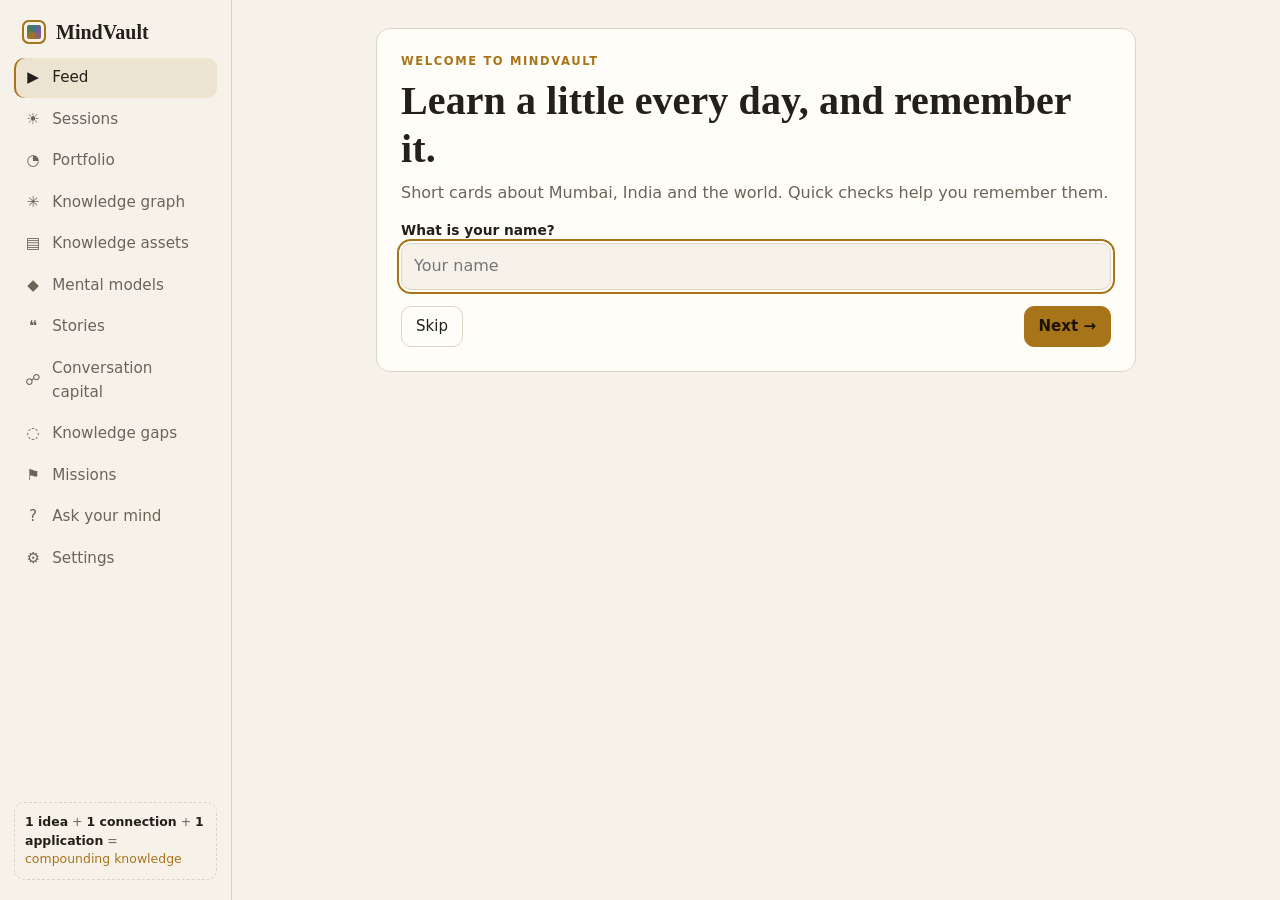
<file: index.html>
<!doctype html>
<html lang="en">
<head>
<meta charset="utf-8">
<meta name="viewport" content="width=device-width, initial-scale=1, viewport-fit=cover">
<meta name="theme-color" content="#0e1013">
<link rel="manifest" href="manifest.webmanifest">
<link rel="icon" href="icons/icon-192.png">
<link rel="apple-touch-icon" href="icons/apple-touch-icon.png">
<meta name="apple-mobile-web-app-capable" content="yes">
<meta name="mobile-web-app-capable" content="yes">
<meta name="apple-mobile-web-app-status-bar-style" content="black-translucent">
<title>MindVault: Knowledge That Keeps Growing</title>
<meta name="description" content="Build a better mind. MindVault tracks what you remember, understand, connect, explain and use, not how much you read.">
<link rel="stylesheet" href="css/styles.css">
</head>
<body>
<div class="app">
  <aside class="side" id="side">
    <a class="brand" href="#/today"><span class="logo" aria-hidden="true"></span><span>MindVault</span></a>
    <nav id="nav"></nav>
    <div class="side-foot">
      <button class="btn primary install-btn" hidden style="width:100%;justify-content:center;margin-bottom:10px">Install app</button>
      <div class="eq"><b>1 idea</b> + <b>1 connection</b> + <b>1 application</b> = <i>compounding knowledge</i></div>
    </div>
  </aside>
  <main class="main">
    <header class="topbar">
      <button class="menu" id="menu" aria-label="Menu">☰</button>
      <div class="top-title" id="toptitle"></div>
      <button class="btn sm primary install-btn" hidden>Install app</button>
    </header>
    <div id="view" class="view" tabindex="-1"></div>
  </main>
</div>
<div id="toast" class="toast" role="status" aria-live="polite"></div>
<script src="js/data-assets.js"></script>
<script src="js/data-content.js"></script>
<script src="js/data-india.js"></script>
<script src="js/data-wisdom.js"></script>
<script src="js/pack-maharashtra.js"></script>
<script src="js/pack-india.js"></script>
<script src="js/pack-money.js"></script>
<script src="js/pack-thinkers.js"></script>
<script src="js/data-daily.js"></script>
<script src="js/data-daily-2.js"></script>
<script src="js/pack-arts.js"></script>
<script src="js/pack-business.js"></script>
<script src="js/pack-economics.js"></script>
<script src="js/pack-geography.js"></script>
<script src="js/pack-health.js"></script>
<script src="js/pack-india-culture.js"></script>
<script src="js/pack-india-economy.js"></script>
<script src="js/pack-india-history.js"></script>
<script src="js/pack-india-modern.js"></script>
<script src="js/pack-india-nature.js"></script>
<script src="js/pack-india-science.js"></script>
<script src="js/pack-lives.js"></script>
<script src="js/pack-mh-culture.js"></script>
<script src="js/pack-mh-places.js"></script>
<script src="js/pack-models.js"></script>
<script src="js/pack-mumbai-places.js"></script>
<script src="js/pack-mumbai-works.js"></script>
<script src="js/pack-philosophy.js"></script>
<script src="js/pack-psychology.js"></script>
<script src="js/pack-science-life.js"></script>
<script src="js/pack-science-physics.js"></script>
<script src="js/pack-strategy.js"></script>
<script src="js/pack-technology.js"></script>
<script src="js/pack-world-history-1.js"></script>
<script src="js/pack-world-history-2.js"></script>
<script src="js/pack-now-india.js"></script>
<script src="js/pack-now-mumbai.js"></script>
<script src="js/pack-now-tech.js"></script>
<script src="js/pack-now-world.js"></script>
<script src="js/pack-nature-india.js"></script>
<script src="js/pack-nature-plants.js"></script>
<script src="js/pack-nature-world.js"></script>
<script src="js/engine.js"></script>
<script src="js/topics.js"></script>
<script src="js/coach.js"></script>
<script src="js/ui-core.js"></script>
<script src="js/media.js"></script>
<script src="js/session.js"></script>
<script src="js/views.js"></script>
<script src="js/feed.js"></script>
<script src="js/daily.js"></script>
<script src="js/sync.js"></script>
<script src="js/profile.js"></script>
<script src="js/share.js"></script>
<script src="js/app.js"></script>
<script src="js/install.js"></script>
<script>if ("serviceWorker" in navigator && location.protocol.startsWith("http")) navigator.serviceWorker.register("sw.js");</script>
</body>
</html>
</file>
<file: css/styles.css>
:root {
  --bg: #0e1013; --panel: #161a1f; --panel2: #1c2128; --line: #2a313a; --text: #ece8de; --muted: #98a2ad;
  --gold: #e0b04c; --gold-soft: rgba(224,176,76,.14); --teal: #6fb7a8; --coral: #e07a5f; --violet: #b392d6; --blue: #7ab8e8;
  --ok: #7fc08a; --warn: #e0b04c; --bad: #e07a5f; --shadow: 0 8px 30px rgba(0,0,0,.35);
  --serif: "Iowan Old Style", "Palatino Linotype", Palatino, Georgia, serif;
  --sans: system-ui, -apple-system, "Segoe UI", Roboto, sans-serif;
  --r: 14px;
}
@media (prefers-color-scheme: light) {
  :root { --bg: #f6f2ea; --panel: #fffdf8; --panel2: #f1ece1; --line: #ddd5c4; --text: #23201a; --muted: #6b6558; --gold: #a8741a; --gold-soft: rgba(168,116,26,.12); --teal: #2f7f70; --coral: #bf4f33; --violet: #7a58a8; --blue: #3a79ad; --ok: #3f8a4d; --warn: #a8741a; --bad: #bf4f33; --shadow: 0 8px 24px rgba(60,40,10,.10); }
}
* { box-sizing: border-box; }
html, body { margin: 0; background: var(--bg); color: var(--text); font: 16px/1.55 var(--sans); }
h1, h2, h3, h4 { font-family: var(--serif); font-weight: 600; line-height: 1.2; margin: 0 0 .5rem; letter-spacing: .1px; }
h1 { font-size: clamp(1.7rem, 3.4vw, 2.5rem); } h2 { font-size: 1.45rem; } h3 { font-size: 1.12rem; } h4 { font-size: 1rem; }
p { margin: 0 0 .8rem; } a { color: var(--gold); }
button, input, textarea, select { font: inherit; color: inherit; }
.app { display: grid; grid-template-columns: 232px 1fr; min-height: 100vh; }
.side { position: sticky; top: 0; height: 100vh; padding: 20px 14px; border-right: 1px solid var(--line); display: flex; flex-direction: column; gap: 14px; background: var(--bg); }
.brand { display: flex; align-items: center; gap: 10px; text-decoration: none; color: var(--text); font: 600 1.25rem var(--serif); padding: 0 8px; }
.logo { width: 24px; height: 24px; border-radius: 7px; background: conic-gradient(from 210deg, var(--gold), var(--teal), var(--violet), var(--gold)); box-shadow: inset 0 0 0 5px var(--bg); outline: 2px solid var(--gold); outline-offset: -2px; }
nav { display: flex; flex-direction: column; gap: 2px; }
nav a { display: flex; align-items: center; gap: 10px; padding: 8px 10px; border-radius: 10px; color: var(--muted); text-decoration: none; font-size: .95rem; }
nav a:hover { background: var(--panel); color: var(--text); }
nav a.on { background: var(--gold-soft); color: var(--text); box-shadow: inset 2px 0 0 var(--gold); }
nav a .ic { width: 1.2em; text-align: center; }
nav a .dot { margin-left: auto; font-size: .72rem; background: var(--coral); color: #fff; border-radius: 99px; padding: 0 7px; }
.side-foot { margin-top: auto; }
.eq { font-size: .78rem; color: var(--muted); border: 1px dashed var(--line); border-radius: 10px; padding: 10px; line-height: 1.5; }
.eq b { color: var(--text); font-weight: 600; } .eq i { color: var(--gold); font-style: normal; }
.topbar { display: none; align-items: center; gap: 12px; padding: 10px 16px; border-bottom: 1px solid var(--line); position: sticky; top: 0; background: var(--bg); z-index: 5; }
.menu { background: none; border: 1px solid var(--line); border-radius: 8px; padding: 4px 10px; cursor: pointer; }
.top-title { font: 600 1.05rem var(--serif); }
.main { min-width: 0; }
.view { max-width: 1120px; margin: 0 auto; padding: 28px clamp(16px, 3vw, 36px) 80px; outline: none; }
.view > header.pg { margin-bottom: 20px; } .sub { color: var(--muted); max-width: 70ch; }
.eyebrow { text-transform: uppercase; letter-spacing: .14em; font-size: .72rem; color: var(--gold); font-weight: 600; margin-bottom: 6px; }
.grid { display: grid; gap: 16px; } .g2 { grid-template-columns: repeat(auto-fit, minmax(300px, 1fr)); } .g3 { grid-template-columns: repeat(auto-fit, minmax(240px, 1fr)); } .g4 { grid-template-columns: repeat(auto-fit, minmax(170px, 1fr)); }
.card { background: var(--panel); border: 1px solid var(--line); border-radius: var(--r); padding: 18px; }
.card.pad0 { padding: 0; overflow: hidden; } .card.hl { border-color: color-mix(in srgb, var(--gold) 50%, var(--line)); background: linear-gradient(180deg, var(--gold-soft), var(--panel) 70%); }
.card h3 { margin-bottom: .35rem; }
.row { display: flex; gap: 10px; align-items: center; flex-wrap: wrap; } .between { justify-content: space-between; } .col { display: flex; flex-direction: column; gap: 10px; }
.muted { color: var(--muted); } .small { font-size: .86rem; } .tiny { font-size: .76rem; } .center { text-align: center; } .gold { color: var(--gold); } .mt { margin-top: 16px; } .mb { margin-bottom: 16px; }
.btn { background: var(--panel2); border: 1px solid var(--line); color: var(--text); border-radius: 10px; padding: 8px 14px; cursor: pointer; text-decoration: none; display: inline-flex; gap: 8px; align-items: center; font-size: .94rem; }
.btn:hover { border-color: var(--gold); } .btn:disabled { opacity: .45; cursor: not-allowed; }
.btn.primary { background: var(--gold); color: #1a1405; border-color: var(--gold); font-weight: 600; } .btn.primary:hover { filter: brightness(1.08); }
.btn.ghost { background: transparent; } .btn.sm { padding: 4px 10px; font-size: .84rem; } .btn.rec { background: var(--coral); color: #fff; border-color: var(--coral); }
.chip { display: inline-flex; align-items: center; gap: 6px; padding: 4px 11px; border: 1px solid var(--line); background: transparent; color: var(--muted); border-radius: 99px; font-size: .86rem; cursor: pointer; }
.chip:hover { color: var(--text); border-color: var(--muted); } .chip.on { background: var(--gold-soft); color: var(--text); border-color: var(--gold); }
.chip.static { cursor: default; }
.dotc { width: 9px; height: 9px; border-radius: 50%; display: inline-block; }
.badge { display: inline-block; font-size: .72rem; padding: 2px 9px; border-radius: 99px; border: 1px solid var(--line); color: var(--muted); letter-spacing: .02em; white-space: nowrap; }
.badge.sur { color: var(--violet); border-color: var(--violet); } .badge.gap { color: var(--teal); border-color: var(--teal); } .badge.risk { color: var(--coral); border-color: var(--coral); }
.badge.now { color: var(--ok); border-color: var(--ok); }
input[type=text], textarea, select { width: 100%; background: var(--bg); border: 1px solid var(--line); border-radius: 10px; padding: 10px 12px; }
textarea { min-height: 130px; resize: vertical; } input:focus, textarea:focus, select:focus, button:focus-visible, a:focus-visible { outline: 2px solid var(--gold); outline-offset: 2px; }
.lede { font: 1.35rem/1.4 var(--serif); }
.num { font: 600 2.2rem/1 var(--serif); font-variant-numeric: tabular-nums; } .num.sm { font-size: 1.6rem; }
.tile { background: var(--panel); border: 1px solid var(--line); border-radius: var(--r); padding: 14px 16px; }
.tile .lbl { color: var(--muted); font-size: .8rem; text-transform: uppercase; letter-spacing: .08em; margin-top: 6px; }
.bar { height: 8px; background: var(--panel2); border-radius: 99px; overflow: hidden; } .bar > i { display: block; height: 100%; background: linear-gradient(90deg, var(--teal), var(--gold)); border-radius: 99px; }
.mrow { display: grid; grid-template-columns: 170px 1fr 56px 90px; gap: 12px; align-items: center; padding: 8px 0; border-bottom: 1px dashed var(--line); }
.mrow:last-child { border: 0; } .mrow .nm { font-size: .94rem; } .delta { font-size: .82rem; text-align: right; } .delta.up { color: var(--ok); } .delta.dn { color: var(--bad); }
.ladder { display: flex; gap: 4px; align-items: stretch; flex-wrap: wrap; } .rung { flex: 1 1 78px; min-width: 70px; border: 1px solid var(--line); border-radius: 9px; padding: 6px 7px; font-size: .72rem; color: var(--muted); line-height: 1.2; position: relative; }
.rung.done { color: var(--text); background: color-mix(in srgb, var(--c) 18%, transparent); border-color: var(--c); } .rung.cur { box-shadow: 0 0 0 2px var(--c); } .rung b { display: block; font-size: .78rem; }
.callout { border-left: 3px solid var(--gold); background: var(--gold-soft); padding: 12px 14px; border-radius: 0 10px 10px 0; }
.callout.teal { border-color: var(--teal); background: color-mix(in srgb, var(--teal) 12%, transparent); } .callout.violet { border-color: var(--violet); background: color-mix(in srgb, var(--violet) 12%, transparent); } .callout.coral { border-color: var(--coral); background: color-mix(in srgb, var(--coral) 12%, transparent); }
.field { margin-bottom: 14px; } .field .k { font-size: .7rem; letter-spacing: .14em; text-transform: uppercase; color: var(--gold); margin-bottom: 3px; font-weight: 600; }
.cascade { display: grid; grid-template-columns: repeat(auto-fit, minmax(210px, 1fr)); gap: 12px; position: relative; }
.casc { background: var(--panel); border: 1px solid var(--line); border-radius: var(--r); padding: 14px; position: relative; }
.casc:not(:last-child)::after { content: "→"; position: absolute; right: -14px; top: 40%; color: var(--gold); font-size: 1.3rem; z-index: 2; }
@media (max-width: 900px) { .casc:not(:last-child)::after { display: none; } }
.opt { display: block; width: 100%; text-align: left; background: var(--panel2); border: 1px solid var(--line); border-radius: 10px; padding: 11px 14px; cursor: pointer; margin-bottom: 8px; }
.opt:hover:not(:disabled) { border-color: var(--gold); } .opt.right { border-color: var(--ok); background: color-mix(in srgb, var(--ok) 14%, transparent); } .opt.wrong { border-color: var(--bad); background: color-mix(in srgb, var(--bad) 12%, transparent); }
.stepper { display: flex; gap: 4px; margin-bottom: 18px; } .stepper i { flex: 1; height: 5px; border-radius: 9px; background: var(--panel2); } .stepper i.done { background: var(--gold); } .stepper i.cur { background: var(--teal); }
.stage { max-width: 760px; margin: 0 auto; } .stage .card { padding: 24px; }
.scorebars .sr { display: grid; grid-template-columns: 120px 1fr 34px; gap: 10px; align-items: center; font-size: .86rem; margin: 5px 0; }
.sl-ok { color: var(--ok); } .sl-bad { color: var(--bad); }
.list { list-style: none; margin: 0; padding: 0; } .list li { padding: 9px 0; border-bottom: 1px dashed var(--line); } .list li:last-child { border: 0; }
.acard { cursor: pointer; transition: border-color .15s, transform .15s; text-decoration: none; color: inherit; display: block; } .acard:hover { border-color: var(--gold); transform: translateY(-1px); }
.toast { position: fixed; left: 50%; bottom: 24px; transform: translate(-50%, 30px); background: var(--text); color: var(--bg); padding: 10px 18px; border-radius: 99px; opacity: 0; transition: .25s; pointer-events: none; z-index: 50; max-width: 90vw; }
.toast.on { opacity: 1; transform: translate(-50%, 0); }
svg text { font-family: var(--sans); } .gsvg { width: 100%; height: 560px; background: var(--panel); border: 1px solid var(--line); border-radius: var(--r); touch-action: none; }
.gnode { cursor: pointer; } .gnode text { fill: var(--text); font-size: 10.5px; paint-order: stroke; stroke: var(--panel); stroke-width: 3px; }
.path { font: 1.1rem/1.7 var(--serif); } .path .arr { color: var(--gold); margin: 0 6px; } .path .n { padding: 2px 8px; border-radius: 8px; background: var(--panel2); border: 1px solid var(--line); white-space: nowrap; } .path .n.m { border-color: var(--violet); color: var(--violet); }
.tabs { display: flex; gap: 6px; flex-wrap: wrap; margin-bottom: 14px; } hr { border: 0; border-top: 1px solid var(--line); margin: 18px 0; }
.kbd { font: .75rem ui-monospace, monospace; border: 1px solid var(--line); border-radius: 5px; padding: 0 5px; }
details > summary { cursor: pointer; color: var(--muted); } details[open] > summary { margin-bottom: 8px; }
.hero { padding: 26px; border-radius: 20px; background: radial-gradient(1200px 300px at 10% -20%, var(--gold-soft), transparent), var(--panel); border: 1px solid var(--line); margin-bottom: 18px; }
@media (max-width: 860px) {
  .app { grid-template-columns: 1fr; } .side { position: fixed; z-index: 20; left: 0; top: 0; width: 250px; transform: translateX(-100%); transition: transform .2s; box-shadow: var(--shadow); } .side.open { transform: none; }
  .topbar { display: flex; } .mrow { grid-template-columns: 1fr 70px; } .mrow .bar { grid-column: 1 / -1; order: 3; } .gsvg { height: 440px; }
}
/* Feed */
.view.feed { max-width: none; padding: 0; }
.feed-scroll { height: 100vh; height: 100dvh; overflow-y: auto; scroll-snap-type: y mandatory; scrollbar-width: none; overscroll-behavior: contain; outline: none; }
.feed-scroll::-webkit-scrollbar { display: none; }
.fcard { min-height: 100%; scroll-snap-align: start; scroll-snap-stop: always; display: flex; align-items: center; justify-content: center; padding: 32px 20px 56px; position: relative; border-bottom: 1px solid var(--line);
  background: radial-gradient(900px 420px at 50% 0%, color-mix(in srgb, var(--dc) 13%, transparent), transparent 70%); }
.fcard .in { width: 100%; max-width: 640px; min-width: 0; overflow-wrap: anywhere; }
.fcard h2 { font-size: clamp(1.7rem, 4.4vw, 2.5rem); margin-bottom: .8rem; }
.fcard .lede { font-size: clamp(1.15rem, 2.6vw, 1.42rem); }
.factions { margin-top: 6px; }
.fhint { position: absolute; bottom: 16px; left: 0; right: 0; text-align: center; color: var(--muted); font-size: .85rem; animation: bob 1.6s ease-in-out infinite; }
@keyframes bob { 50% { transform: translateY(5px); } }
@media (max-width: 860px) { .feed-scroll { height: calc(100vh - 50px); height: calc(100dvh - 50px); } .fcard { padding: 22px 16px 48px; } }
@media (prefers-reduced-motion: reduce) { * { transition: none !important; animation: none !important; } }
/* Phone notches and home bars */
.topbar { padding-top: calc(10px + env(safe-area-inset-top)); }
.side { padding-top: calc(20px + env(safe-area-inset-top)); padding-bottom: calc(20px + env(safe-area-inset-bottom)); }
.fcard { padding-bottom: calc(56px + env(safe-area-inset-bottom)); }
@media (max-width: 860px) { .feed-scroll { height: calc(100dvh - 50px - env(safe-area-inset-top)); } }
/* Feed cards with pictures and colour */
.fcard { background: linear-gradient(165deg, color-mix(in srgb, var(--dc) 58%, var(--bg)) 0%, color-mix(in srgb, var(--dc) 30%, var(--bg)) 55%, color-mix(in srgb, var(--dc) 16%, var(--bg)) 100%); }
.fcard .in { background: color-mix(in srgb, var(--dc) 7%, var(--panel)); border: 1px solid color-mix(in srgb, var(--dc) 40%, var(--line)); border-radius: 22px; overflow: hidden; box-shadow: 0 18px 50px rgba(0,0,0,.35); }
.fcard .body { padding: 20px 22px 22px; }
.fcard h2 { font-size: clamp(1.5rem, 3.6vw, 2.1rem); }
.fcard .lede { font-size: clamp(1.08rem, 2.3vw, 1.28rem); }
.fcard .eyebrow { color: var(--dc); }
.hero { position: relative; height: clamp(170px, 32vh, 300px); display: flex; align-items: center; justify-content: center; overflow: hidden;
  background: radial-gradient(circle at 14% 22%, rgba(255,255,255,.22) 0 46px, transparent 47px), radial-gradient(circle at 88% 78%, rgba(255,255,255,.14) 0 70px, transparent 71px), radial-gradient(circle at 72% 12%, rgba(0,0,0,.14) 0 30px, transparent 31px),
    linear-gradient(135deg, color-mix(in srgb, var(--dc) 88%, #000), color-mix(in srgb, var(--dc) 50%, #2a1846)); }
.hero .emo { font-size: clamp(60px, 12vh, 108px); line-height: 1; filter: drop-shadow(0 6px 14px rgba(0,0,0,.35)); }
.hero img { position: absolute; inset: 0; width: 100%; height: 100%; object-fit: cover; object-position: center 30%; opacity: 0; transition: opacity .4s; }
.hero.has-img img { opacity: 1; }
.hero.contain img { object-fit: contain; object-position: center; background: #f4f1ea; padding: 12px; }
.hero .credit { position: absolute; right: 8px; bottom: 6px; font-size: .66rem; color: #fff; background: rgba(0,0,0,.55); padding: 1px 8px; border-radius: 99px; text-decoration: none; opacity: 0; }
.hero.has-img .credit { opacity: 1; }
.hero.banner { height: clamp(84px, 15vh, 130px); }
.hero.banner .emo { font-size: clamp(40px, 7vh, 64px); }
.hero.wide { border-radius: var(--r); margin-bottom: 16px; height: clamp(180px, 36vh, 360px); }
@media (max-width: 860px) { .fcard .body { padding: 16px 16px 18px; } .hero { height: clamp(150px, 28vh, 240px); } }
/* Install button and help */
[hidden] { display: none !important; }
.topbar .install-btn { margin-left: auto; }
.modal { position: fixed; inset: 0; z-index: 60; background: rgba(0,0,0,.6); display: flex; align-items: center; justify-content: center; padding: 18px; }
.modal .card { max-width: 440px; width: 100%; box-shadow: var(--shadow); }
.modal ol { padding-left: 1.2rem; } .modal li { margin-bottom: .5rem; }
/* Listen mode, week dots */
.listen-fab { position: fixed; right: 16px; bottom: calc(16px + env(safe-area-inset-bottom)); z-index: 15; border: 1px solid var(--line); background: var(--panel); color: var(--text); border-radius: 99px; padding: 10px 16px; cursor: pointer; box-shadow: var(--shadow); font-size: .95rem; }
.listen-fab.on { background: var(--gold); color: #1a1405; border-color: var(--gold); font-weight: 600; }
.week { display: inline-flex; gap: 5px; }
.wd { width: 26px; height: 26px; border-radius: 50%; display: inline-flex; align-items: center; justify-content: center; font-size: .7rem; border: 1px solid var(--line); color: var(--muted); }
.wd.on { background: color-mix(in srgb, var(--teal) 30%, transparent); border-color: var(--teal); color: var(--text); }
.wd.five { background: var(--gold); border-color: var(--gold); color: #1a1405; font-weight: 700; }
.wd.today { outline: 2px solid var(--text); outline-offset: 1px; }
/* Topics: chips above the feed, tiles in the picker */
.topic-bar { display: flex; gap: 8px; overflow-x: auto; padding: 8px 12px; height: 48px; align-items: center; border-bottom: 1px solid var(--line); background: var(--bg); scrollbar-width: none; }
.topic-bar::-webkit-scrollbar { display: none; }
.topic-bar .chip { white-space: nowrap; flex: none; text-decoration: none; }
.view.feed.chips .feed-scroll { height: calc(100vh - 48px); height: calc(100dvh - 48px); }
@media (max-width: 860px) { .view.feed.chips .feed-scroll { height: calc(100dvh - 98px - env(safe-area-inset-top)); } }
.ttiles { display: grid; grid-template-columns: repeat(auto-fill, minmax(140px, 1fr)); gap: 10px; }
.ttile { display: flex; flex-direction: column; align-items: flex-start; gap: 2px; padding: 12px; border-radius: 12px; border: 1px solid var(--line); background: var(--panel2); color: var(--text); cursor: pointer; text-align: left; }
.ttile .te { font-size: 1.6rem; line-height: 1.2; } .ttile .tl { font-weight: 600; font-size: .95rem; } .ttile .tn { font-size: .74rem; color: var(--muted); }
.ttile.on { border-color: var(--gold); background: var(--gold-soft); box-shadow: inset 0 0 0 1px var(--gold); }
.ttile.on .tl::after { content: " ✓"; color: var(--gold); }
.chip .x { background: none; border: 0; color: inherit; cursor: pointer; padding: 0 0 0 4px; font-size: 1.05rem; line-height: 1; }
@media (max-width: 400px) { .ttiles { grid-template-columns: repeat(2, 1fr); } }
/* Share sheet */
.modal .card.share-card { max-width: 460px; max-height: 92vh; max-height: 92dvh; overflow-y: auto; }
.share-pic { margin: 12px 0; min-height: 120px; display: flex; align-items: center; justify-content: center; }
.share-pic img { display: block; max-width: 100%; max-height: 52vh; width: auto; height: auto; border-radius: 10px; border: 1px solid var(--line); }
.share-text { white-space: pre-wrap; overflow-wrap: anywhere; background: var(--panel2); border-radius: 10px; padding: 10px 12px; }
</file>
